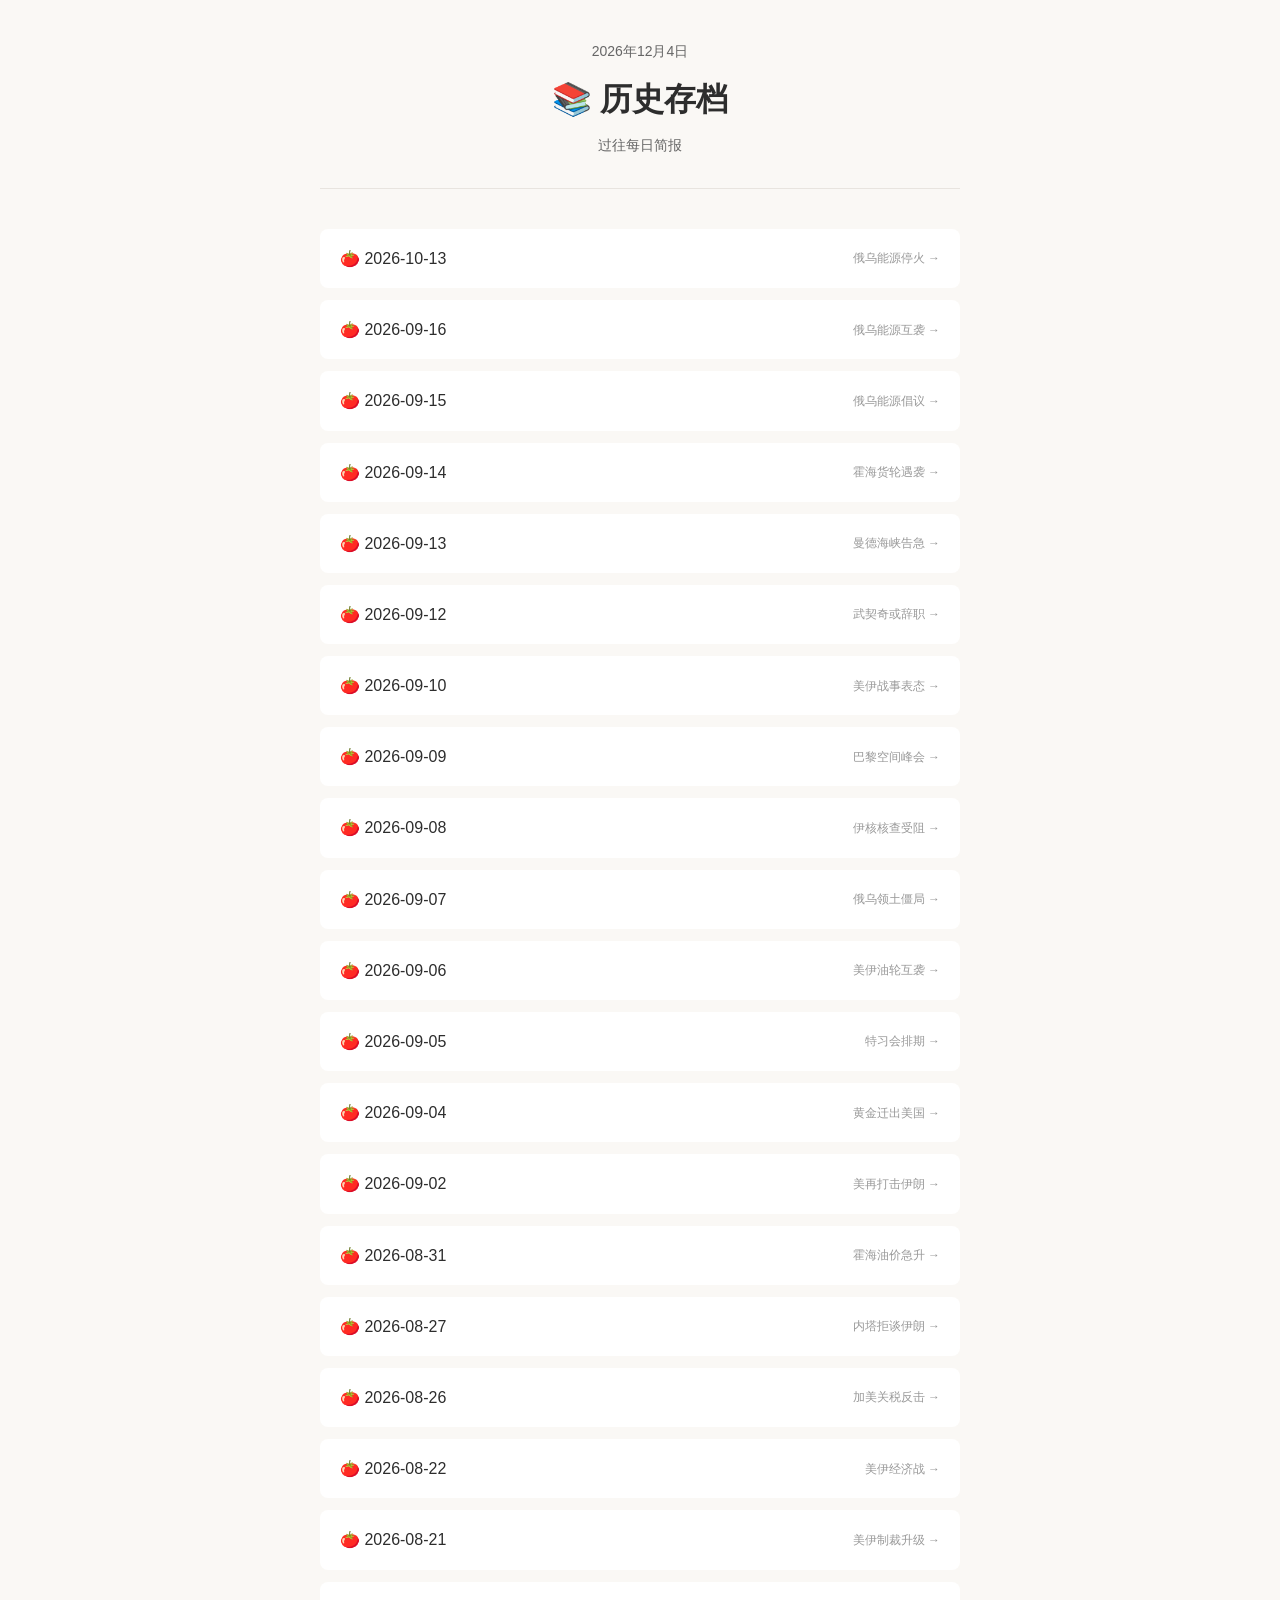
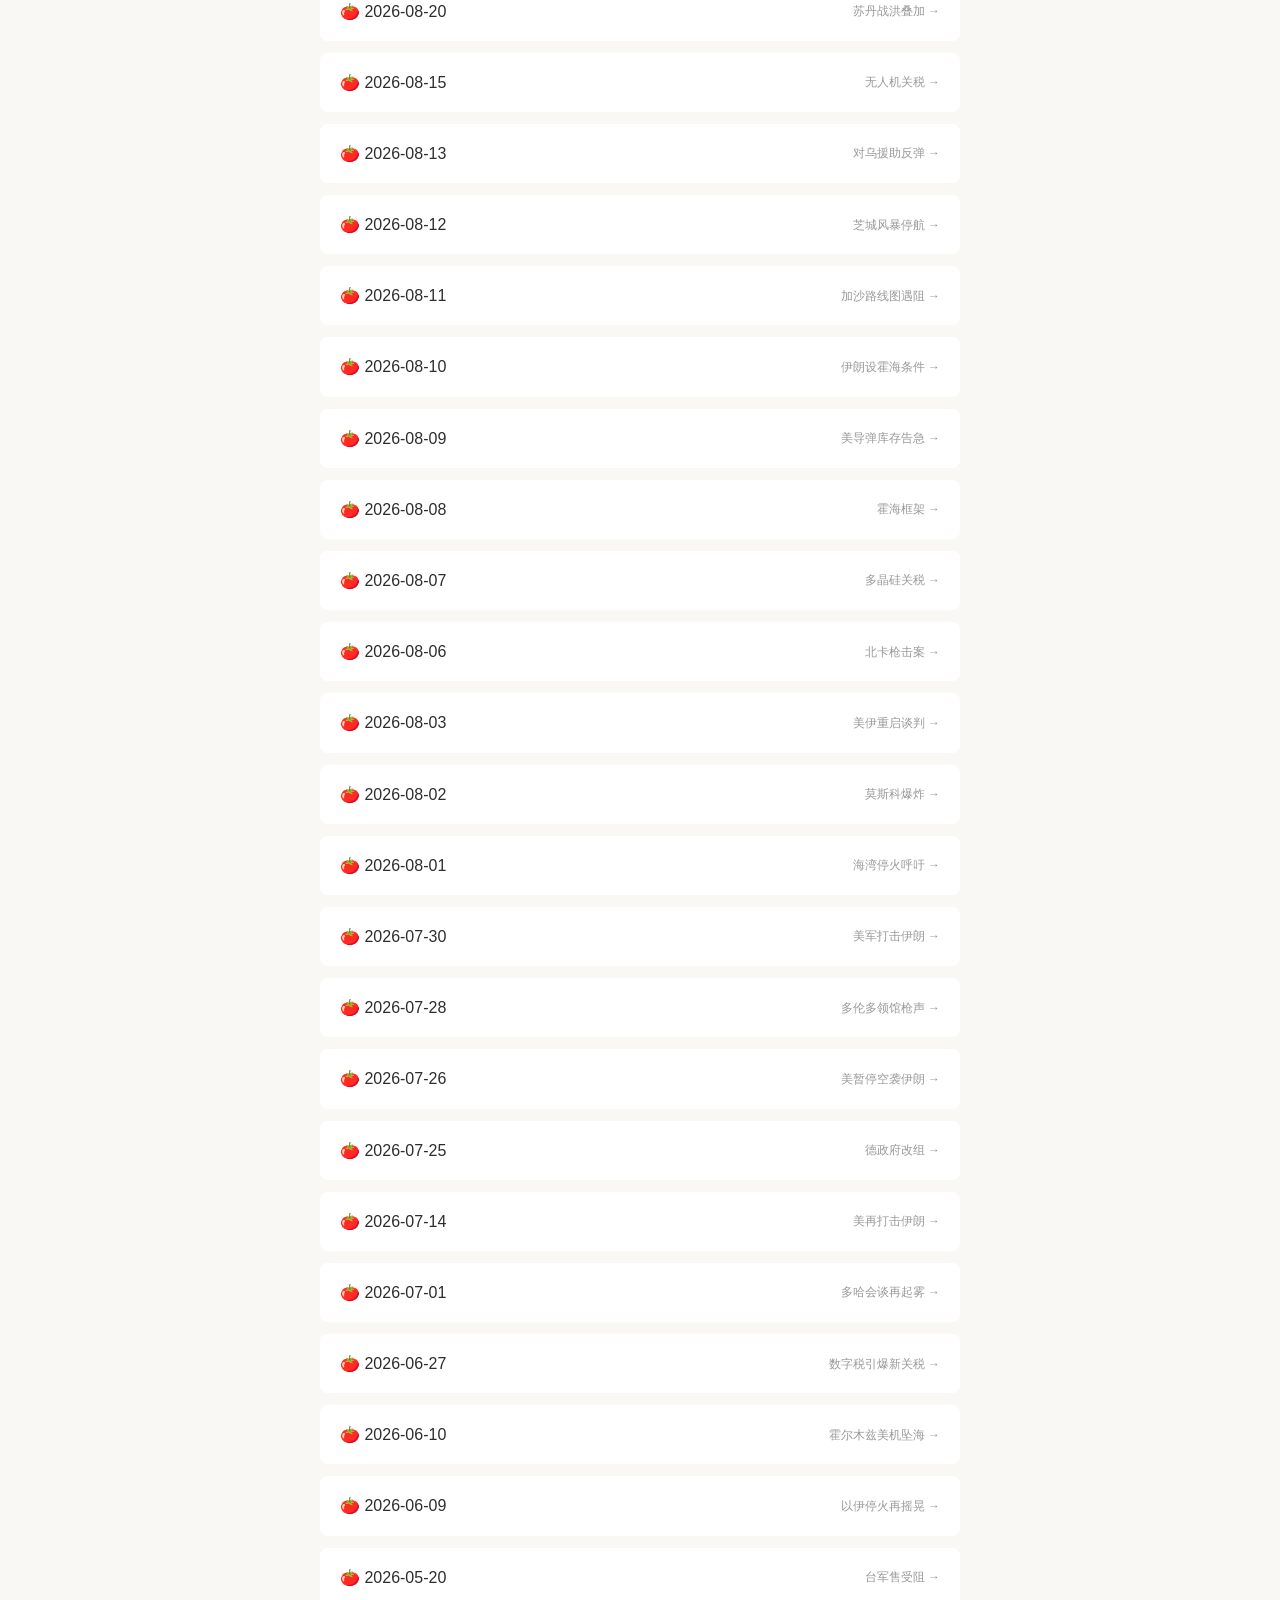
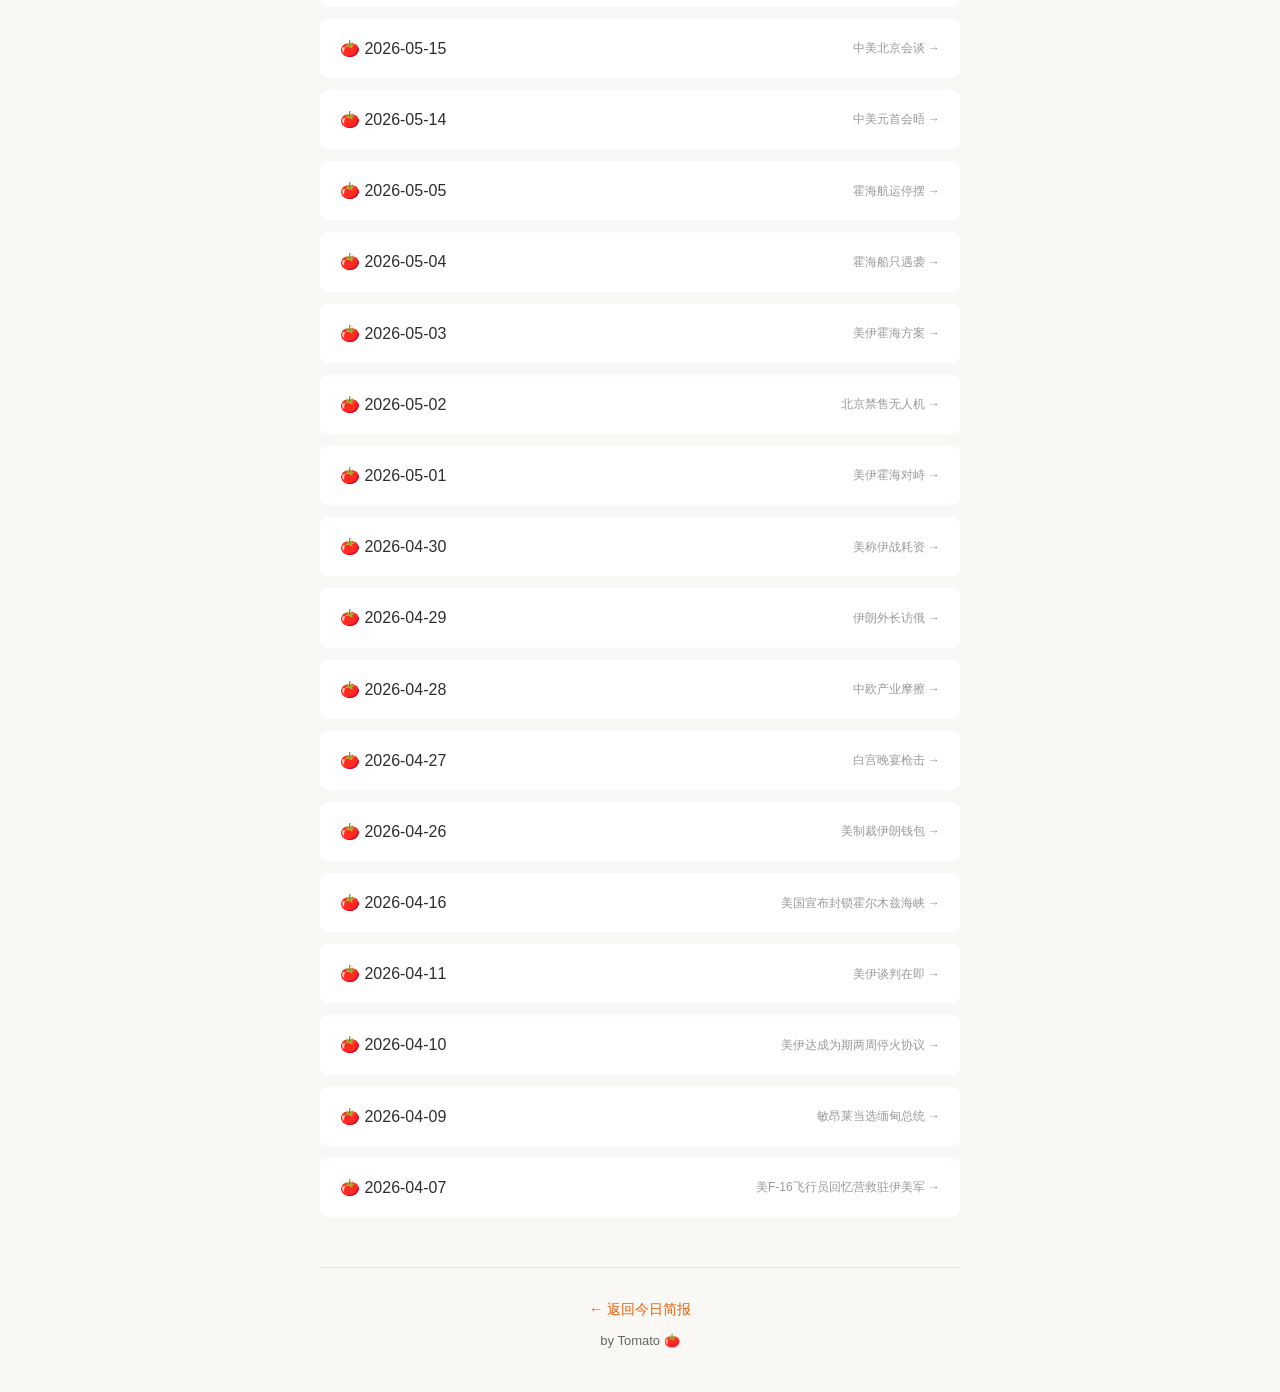
<file: docs/archive.html>
<!DOCTYPE html>
<html lang="zh-CN">
<head>
  <meta charset="UTF-8">
  <meta name="viewport" content="width=device-width, initial-scale=1.0">
  <title>历史存档 · 早间简报</title>
  <link rel="stylesheet" href="css/style.css">
</head>
<body>
  <div class="container">
    <header class="header">
      <div class="date" id="currentDate"></div>
      <h1>📚 历史存档</h1>
      <p class="tagline">过往每日简报</p>
    </header>

    <main>
      <ul class="archive-list" id="archiveList">
        <li class="archive-item">
          <span>加载中...</span>
        </li>
      </ul>
    </main>

    <footer class="footer">
      <p><a href="index.html">← 返回今日简报</a></p>
      <p class="credit">by Tomato 🍅</p>
    </footer>
  </div>

  <script>
    function formatDisplayDate() {
      return new Date().toLocaleDateString('zh-CN', {
        year: 'numeric', month: 'long', day: 'numeric'
      });
    }

    async function loadArchive() {
      document.getElementById('currentDate').textContent = formatDisplayDate();

      try {
        const response = await fetch('data/archive.json', { cache: 'no-store' });
        if (!response.ok) throw new Error('Archive manifest not found');
        const list = await response.json();
        renderArchive(list);
      } catch (error) {
        console.error('Failed to load archive:', error);
        renderEmptyState();
      }
    }

    function renderArchive(list) {
      const container = document.getElementById('archiveList');
      if (!Array.isArray(list) || list.length === 0) {
        renderEmptyState();
        return;
      }

      container.innerHTML = list.map(item => `
        <li class="archive-item">
          <a href="index.html?date=${encodeURIComponent(item.date)}">
            <span>🍅 ${item.date}</span>
            <span class="news-source">${item.title || '查看简报'} →</span>
          </a>
        </li>
      `).join('');
    }

    function renderEmptyState() {
      document.getElementById('archiveList').innerHTML = `
        <li class="archive-item">
          <span>📅 暂无历史存档，请稍后再试</span>
        </li>
      `;
    }

    document.addEventListener('DOMContentLoaded', loadArchive);
  </script>
</body>
</html>
</file>
<file: docs/css/style.css>
/* 晨间报纸风格 */
:root {
  --bg-color: #faf8f5;
  --card-bg: #ffffff;
  --text-primary: #2d2d2d;
  --text-secondary: #666666;
  --accent: #e85d04;
  --border: #e8e4df;
  --tag-bg: #fff3e8;
}

* {
  margin: 0;
  padding: 0;
  box-sizing: border-box;
}

body {
  font-family: -apple-system, BlinkMacSystemFont, "PingFang SC", "Microsoft YaHei", sans-serif;
  background: var(--bg-color);
  color: var(--text-primary);
  line-height: 1.7;
  min-height: 100vh;
}

.container {
  max-width: 680px;
  margin: 0 auto;
  padding: 40px 20px;
}

/* Header */
.header {
  text-align: center;
  margin-bottom: 40px;
  padding-bottom: 30px;
  border-bottom: 1px solid var(--border);
}

.date {
  font-size: 14px;
  color: var(--text-secondary);
  margin-bottom: 8px;
}

.header h1 {
  font-size: 32px;
  font-weight: 600;
  margin-bottom: 8px;
}

.tagline {
  font-size: 14px;
  color: var(--text-secondary);
}

/* 板块卡片 */
.section {
  background: var(--card-bg);
  border-radius: 12px;
  padding: 24px;
  margin-bottom: 20px;
  box-shadow: 0 1px 3px rgba(0,0,0,0.04);
}

.section-title {
  font-size: 13px;
  font-weight: 600;
  color: var(--accent);
  text-transform: uppercase;
  letter-spacing: 1px;
  margin-bottom: 16px;
  display: flex;
  align-items: center;
  gap: 8px;
}

.section-title .icon {
  font-size: 16px;
}

/* 新闻条目 */
.news-item {
  margin-bottom: 20px;
  padding-bottom: 20px;
  border-bottom: 1px dashed var(--border);
}

.news-item:last-child {
  margin-bottom: 0;
  padding-bottom: 0;
  border-bottom: none;
}

.news-title {
  font-size: 17px;
  font-weight: 600;
  margin-bottom: 10px;
  color: var(--text-primary);
  line-height: 1.4;
}

.news-summary {
  font-size: 15px;
  color: var(--text-secondary);
  margin-bottom: 12px;
  line-height: 1.8;
}

.news-source {
  font-size: 12px;
  color: #999;
}

.news-source a {
  color: var(--accent);
  text-decoration: none;
}

.news-source a:hover {
  text-decoration: underline;
}

/* 热梗标签 */
.hot-tags {
  display: flex;
  flex-wrap: wrap;
  gap: 10px;
}

.hot-tag {
  position: relative;
  background: var(--tag-bg);
  color: var(--accent);
  padding: 8px 16px;
  border-radius: 20px;
  font-size: 15px;
  font-weight: 500;
  cursor: default;
  transition: all 0.2s ease;
}

.hot-tag:hover {
  background: var(--accent);
  color: white;
  transform: translateY(-2px);
  box-shadow: 0 4px 12px rgba(232, 93, 4, 0.3);
}

/* 热梗悬浮卡片 */
.hot-tag .tooltip {
  display: none;
  position: absolute;
  bottom: calc(100% + 12px);
  left: 50%;
  transform: translateX(-50%);
  background: var(--text-primary);
  color: white;
  padding: 10px 14px;
  border-radius: 10px;
  font-size: 13px;
  font-weight: 400;
  line-height: 1.5;
  max-width: 220px;
  text-align: center;
  box-shadow: 0 4px 20px rgba(0,0,0,0.15);
  z-index: 100;
  word-break: break-word;
}

.hot-tag .tooltip::after {
  content: '';
  position: absolute;
  top: 100%;
  left: 50%;
  transform: translateX(-50%);
  border: 6px solid transparent;
  border-top-color: var(--text-primary);
}

.hot-tag:hover .tooltip {
  display: block;
  animation: fadeInUp 0.2s ease;
}

@keyframes fadeInUp {
  from {
    opacity: 0;
    transform: translateX(-50%) translateY(8px);
  }
  to {
    opacity: 1;
    transform: translateX(-50%) translateY(0);
  }
}

/* Footer */
.footer {
  text-align: center;
  margin-top: 50px;
  padding-top: 30px;
  border-top: 1px solid var(--border);
  font-size: 14px;
  color: var(--text-secondary);
}

.footer a {
  color: var(--accent);
  text-decoration: none;
}

.footer a:hover {
  text-decoration: underline;
}

.credit {
  margin-top: 8px;
  font-size: 13px;
}

/* 阅读进度 */
.read-time {
  display: inline-block;
  background: var(--tag-bg);
  color: var(--accent);
  padding: 4px 10px;
  border-radius: 12px;
  font-size: 12px;
  margin-bottom: 20px;
}

/* Archive page */
.archive-list {
  list-style: none;
}

.archive-item {
  background: var(--card-bg);
  border-radius: 8px;
  padding: 16px 20px;
  margin-bottom: 12px;
}

.archive-item a {
  display: flex;
  justify-content: space-between;
  align-items: center;
  text-decoration: none;
  color: var(--text-primary);
}

.archive-item a:hover {
  color: var(--accent);
}

.archive-item .date {
  margin-bottom: 0;
}

/* 响应式 */
@media (max-width: 480px) {
  .container {
    padding: 24px 16px;
  }
  
  .header h1 {
    font-size: 26px;
  }
  
  .section {
    padding: 18px;
  }
}
</file>
